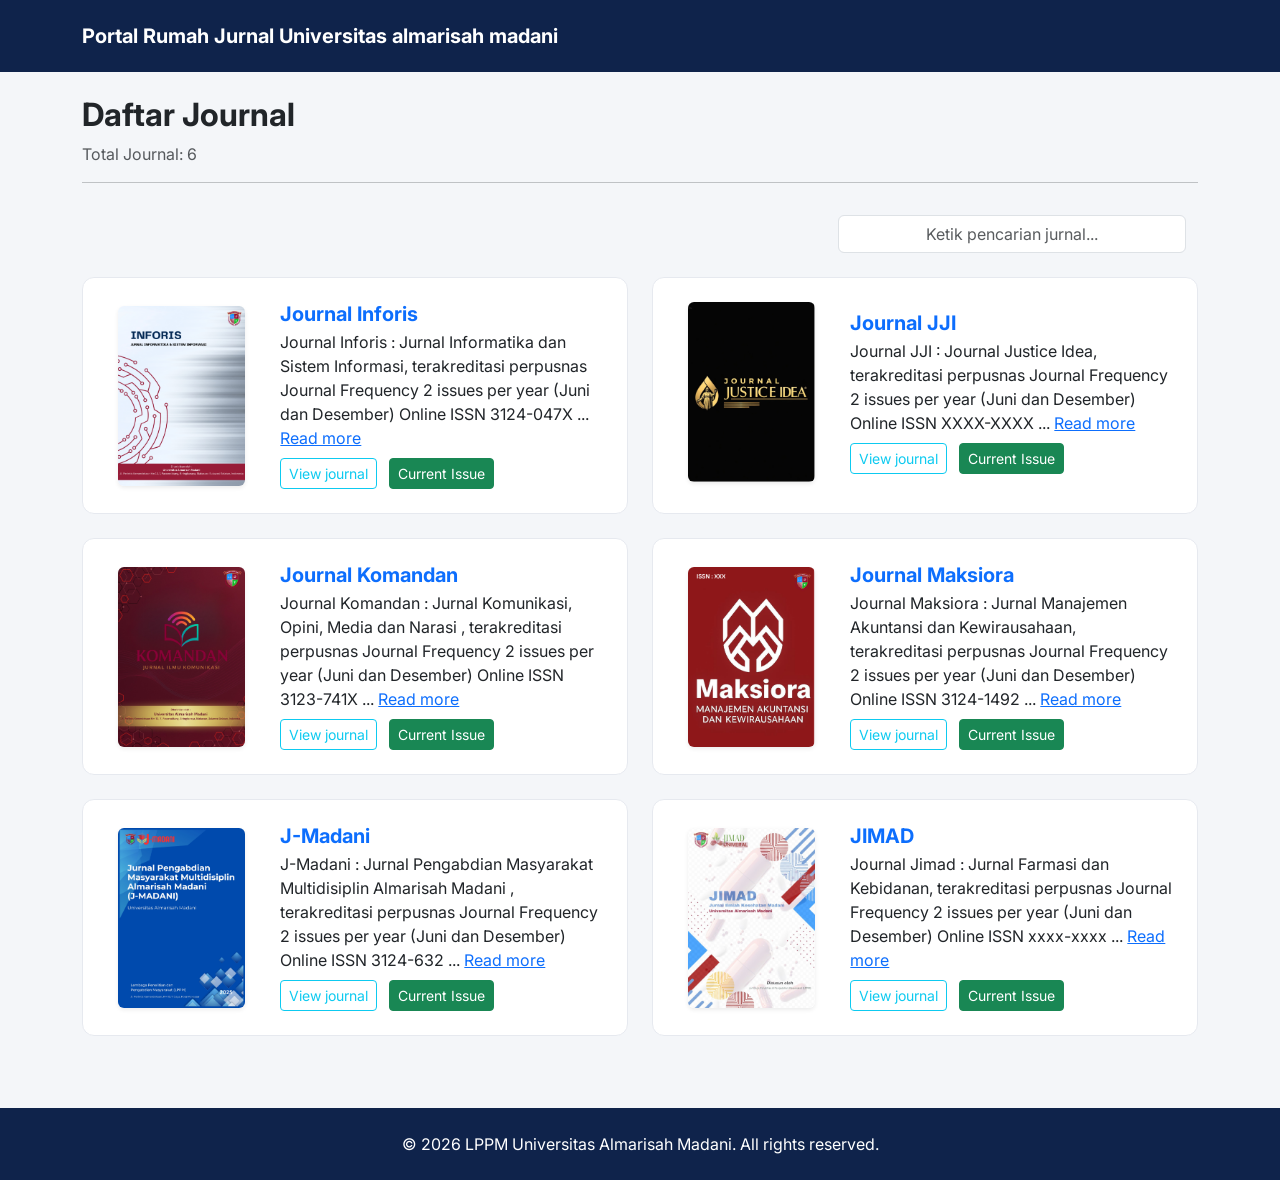
<file: index.html>
<!doctype html>
<html lang="id">
  <head>
    <meta charset="UTF-8" />
    <meta name="viewport" content="width=device-width, initial-scale=1" />
    <title>Portal Jurnal Universitas Almarisah Madani</title>

    <link
      href="https://fonts.googleapis.com/css2?family=Inter:wght@400;600;700&display=swap"
      rel="stylesheet"
    />
    <link
      href="https://cdn.jsdelivr.net/npm/bootstrap@5.3.2/dist/css/bootstrap.min.css"
      rel="stylesheet"
    />
    <link href="https://unpkg.com/aos@2.3.4/dist/aos.css" rel="stylesheet" />
    <link rel="stylesheet" href="assets/css/style.css" />
  </head>
  <body>
    <nav class="navbar navbar-dark academic-navbar py-3">
      <div class="container">
        <span class="navbar-brand fw-bold">Portal Rumah Jurnal Universitas almarisah madani</span>
      </div>
    </nav>

    <section class="py-4 text-left">
      <div class="container">
        <h2 class="fw-bold">Daftar Journal</h2>
        <p class="text-muted">Total Journal: <span id="totalJurnal"></span></p>
        <hr>
        <div class="container text-center">
        <!-- Stack the columns on mobile by making one full-width and the other half-width -->
        <div class="row">
          <div class="col-md-8"></div>
          <div class="col-6 col-md-4">
            <input
          type="text"
          id="searchInput"
          class="form-control mt-3 text-center"
          placeholder="Ketik pencarian jurnal..."
        />
          </div>
        </div>
        
      </div>
    </section>

    <section class="pb-5">
      <div class="container">
        <div class="row" id="journalContainer">
          <div class="col-lg-6 mb-4 journal-item" data-aos="fade-up">
            <div class="journal-card p-4 h-100">
              <div class="row align-items-center g-4">
                <div class="col-4 text-center">
                  <img
                    src="assets/img/cover1.png"
                    class="img-fluid rounded shadow-sm"
                    style="max-height: 180px"
                  />
                </div>
                <div class="col-8">
                  <h5 class="journal-title text-primary fw-bold mb-1">Journal Inforis</h5>
                  <div class="journal-meta mb-2">
                    Journal Inforis : Jurnal Informatika dan Sistem Informasi,
                    terakreditasi perpusnas Journal Frequency 2 issues per year
                    (Juni dan Desember) Online ISSN 3124-047X ...
                    <a
                      href="https://istech.biteks.my.id/index.php/inforis/index"
                      target="_blank"
                    >
                      Read more
                    </a>
                  </div>
                  <a
                    href="https://istech.biteks.my.id/index.php/inforis/index"
                    class="btn btn-outline-info btn-sm me-2"
                    target="_blank"
                    >View journal</a
                  >
                  <a
                    href="https://istech.biteks.my.id/index.php/inforis/issue/archive"
                    class="btn btn-success btn-sm"
                    target="_blank"
                    >Current Issue</a
                  >
                </div>

                <!-- <div class="description" style="margin-bottom: 10px">
                  Journal title Legality : Jurnal Ilmiah Hukum Initials LJIH
                  Grade Sinta 1 Journal Frequency 2 issues per year (March and
                  September) DOI prefix 10.22219&nbsp; by&nbsp; &nbsp; Print
                  ISSN 0854-6509 Online ISSN 2549-4600 Editor-in ...
                  <a href="https://ejournal.umm.ac.id/index.php/legality">
                    Read more
                  </a>
                </div> -->
              </div>
            </div>
          </div>

          <div class="col-lg-6 mb-4 journal-item" data-aos="fade-up">
            <div class="journal-card p-4 h-100">
              <div class="row align-items-center g-4">
                <div class="col-4 text-center">
                  <img
                    src="assets/img/cover2.png"
                    class="img-fluid rounded shadow-sm"
                    style="max-height: 180px"
                  />
                </div>
                <div class="col-8">
                  <h5 class="journal-title text-primary fw-bold mb-1">Journal JJI</h5>
                  <div class="journal-meta mb-2">
                    Journal JJI : Journal Justice Idea,
                    terakreditasi perpusnas Journal Frequency 2 issues per year
                    (Juni dan Desember) Online ISSN XXXX-XXXX ...
                    <a
                      href="https://jji.biteks.my.id/index.php/jji/"
                      target="_blank"
                    >
                      Read more
                    </a>
                  </div>
                  <a
                    href="https://jji.biteks.my.id/index.php/jji/index"
                    class="btn btn-outline-info btn-sm me-2"
                    target="_blank"
                    >View journal</a
                  >
                  <a
                    href="https://jji.biteks.my.id/index.php/jji/issue/archive"
                    class="btn btn-success btn-sm"
                    target="_blank"
                    >Current Issue</a
                  >
                </div>
              </div>
            </div>
          </div>

          <div class="col-lg-6 mb-4 journal-item" data-aos="fade-up">
            <div class="journal-card p-4 h-100">
              <div class="row align-items-center g-4">
                <div class="col-4 text-center">
                  <img
                    src="assets/img/cover3.png"
                    class="img-fluid rounded shadow-sm"
                    style="max-height: 180px"
                  />
                </div>
                <div class="col-8">
                  <h5 class="journal-title text-primary fw-bold mb-1">Journal Komandan</h5>
                  <div class="journal-meta mb-2">
                    Journal Komandan : Jurnal Komunikasi, Opini, Media dan Narasi ,
                    terakreditasi perpusnas Journal Frequency 2 issues per year
                    (Juni dan Desember) Online ISSN 3123-741X ...
                    <a
                      href="https://komandan.biteks.my.id/index.php/komandan/index"
                      target="_blank"
                    >
                      Read more
                    </a>
                  </div>
                  <a
                    href="https://komandan.biteks.my.id/index.php/komandan/index"
                    class="btn btn-outline-info btn-sm me-2"
                    target="_blank"
                    >View journal</a
                  >
                  <a
                    href="https://komandan.biteks.my.id/index.php/komandan/issue/archive"
                    class="btn btn-success btn-sm"
                    target="_blank"
                    >Current Issue</a
                  >
                </div>
              </div>
            </div>
          </div>

          <div class="col-lg-6 mb-4 journal-item" data-aos="fade-up">
            <div class="journal-card p-4 h-100">
              <div class="row align-items-center g-4">
                <div class="col-4 text-center">
                  <img
                    src="assets/img/cover4.png"
                    class="img-fluid rounded shadow-sm"
                    style="max-height: 180px"
                  />
                </div>
                <div class="col-8">
                  <h5 class="journal-title text-primary fw-bold mb-1">Journal Maksiora</h5>
                  <div class="journal-meta mb-2">
                    Journal Maksiora : Jurnal Manajemen Akuntansi dan Kewirausahaan,
                    terakreditasi perpusnas Journal Frequency 2 issues per year
                    (Juni dan Desember) Online ISSN 3124-1492 ...
                    <a
                      href="https://maksiora.biteks.my.id/index.php/maksiora/index"
                      target="_blank"
                    >
                      Read more
                    </a>
                  </div>
                  <a
                    href="https://maksiora.biteks.my.id/index.php/maksiora/index"
                    class="btn btn-outline-info btn-sm me-2"
                    target="_blank"
                    >View journal</a
                  >
                  <a
                    href="https://maksiora.biteks.my.id/index.php/maksiora/issue/archive"
                    class="btn btn-success btn-sm"
                    target="_blank"
                    >Current Issue</a
                  >
                </div>
              </div>
            </div>
          </div>

          <div class="col-lg-6 mb-4 journal-item" data-aos="fade-up">
            <div class="journal-card p-4 h-100">
              <div class="row align-items-center g-4">
                <div class="col-4 text-center">
                  <img
                    src="assets/img/cover5.png"
                    class="img-fluid rounded shadow-sm"
                    style="max-height: 180px"
                  />
                </div>
                <div class="col-8">
                  <h5 class="journal-title text-primary fw-bold mb-1">J-Madani</h5>
                  <div class="journal-meta mb-2">
                    J-Madani : Jurnal Pengabdian Masyarakat Multidisiplin Almarisah Madani ,
                    terakreditasi perpusnas Journal Frequency 2 issues per year
                    (Juni dan Desember) Online ISSN 3124-632 ...
                    <a
                      href="https://abdimas.biteks.my.id/index.php/abdimas/index"
                      target="_blank"
                    >
                      Read more
                    </a>
                  </div>
                  <a
                    href="https://abdimas.biteks.my.id/index.php/abdimas/index"
                    class="btn btn-outline-info btn-sm me-2"
                    target="_blank"
                    >View journal</a
                  >
                  <a
                    href="https://abdimas.biteks.my.id/index.php/abdimas/issue/archive"
                    class="btn btn-success btn-sm"
                    target="_blank"
                    >Current Issue</a
                  >
                </div>
              </div>
            </div>
          </div>

          <div class="col-lg-6 mb-4 journal-item" data-aos="fade-up">
            <div class="journal-card p-4 h-100">
              <div class="row align-items-center g-4">
                <div class="col-4 text-center">
                  <img
                    src="assets/img/cover6.png"
                    class="img-fluid rounded shadow-sm"
                    style="max-height: 180px"
                  />
                </div>
                <div class="col-8">
                  <h5 class="journal-title text-primary fw-bold mb-1">JIMAD</h5>
                  <div class="journal-meta mb-2">
                    Journal Jimad : Jurnal Farmasi dan Kebidanan,
                    terakreditasi perpusnas Journal Frequency 2 issues per year
                    (Juni dan Desember) Online ISSN xxxx-xxxx ...
                    <a
                      href="https://jimad.biteks.my.id/index.php/jimad/index"
                      target="_blank"
                    >
                      Read more
                    </a>
                  </div>
                  <a
                    href="https://jimad.biteks.my.id/index.php/jimad/index"
                    class="btn btn-outline-info btn-sm me-2"
                    target="_blank"
                    >View journal</a
                  >
                  <a
                    href="https://jimad.biteks.my.id/index.php/jimad/issue/archive"
                    class="btn btn-success btn-sm"
                    target="_blank"
                    >Current Issue</a
                  >
                </div>
              </div>
            </div>
          </div>
        </div>
      </div>
    </section>

    <footer class="academic-footer text-center py-4">
      © 2026 LPPM Universitas Almarisah Madani. All rights reserved.
    </footer>

    <script src="https://cdn.jsdelivr.net/npm/bootstrap@5.3.2/dist/js/bootstrap.bundle.min.js"></script>
    <script src="https://unpkg.com/aos@2.3.4/dist/aos.js"></script>
    <script src="assets/js/script.js"></script>
    <script>
      AOS.init({ duration: 800, once: true });
    </script>
  </body>
</html>
</file>
<file: assets/css/style.css>
body { font-family: 'Inter', sans-serif; background:#f4f6f9; }
.academic-navbar { background:#0f234b; }
.journal-card { background:#fff; border:1px solid #e6e9ef; border-radius:12px; transition:0.25s; }
.journal-card:hover { box-shadow:0 8px 24px rgba(0,0,0,0.06); transform:translateY(-3px); }
.btn-academic { background:#0f234b; color:#fff; border-radius:6px; }
.btn-academic:hover { background:#0c1c3a; color:#fff; }
.btn-outline-academic { border:1px solid #0f234b; color:#0f234b; border-radius:6px; }
.btn-outline-academic:hover { background:#0f234b; color:#fff; }
.academic-footer { background:#0f234b; color:#fff; }
</file>
